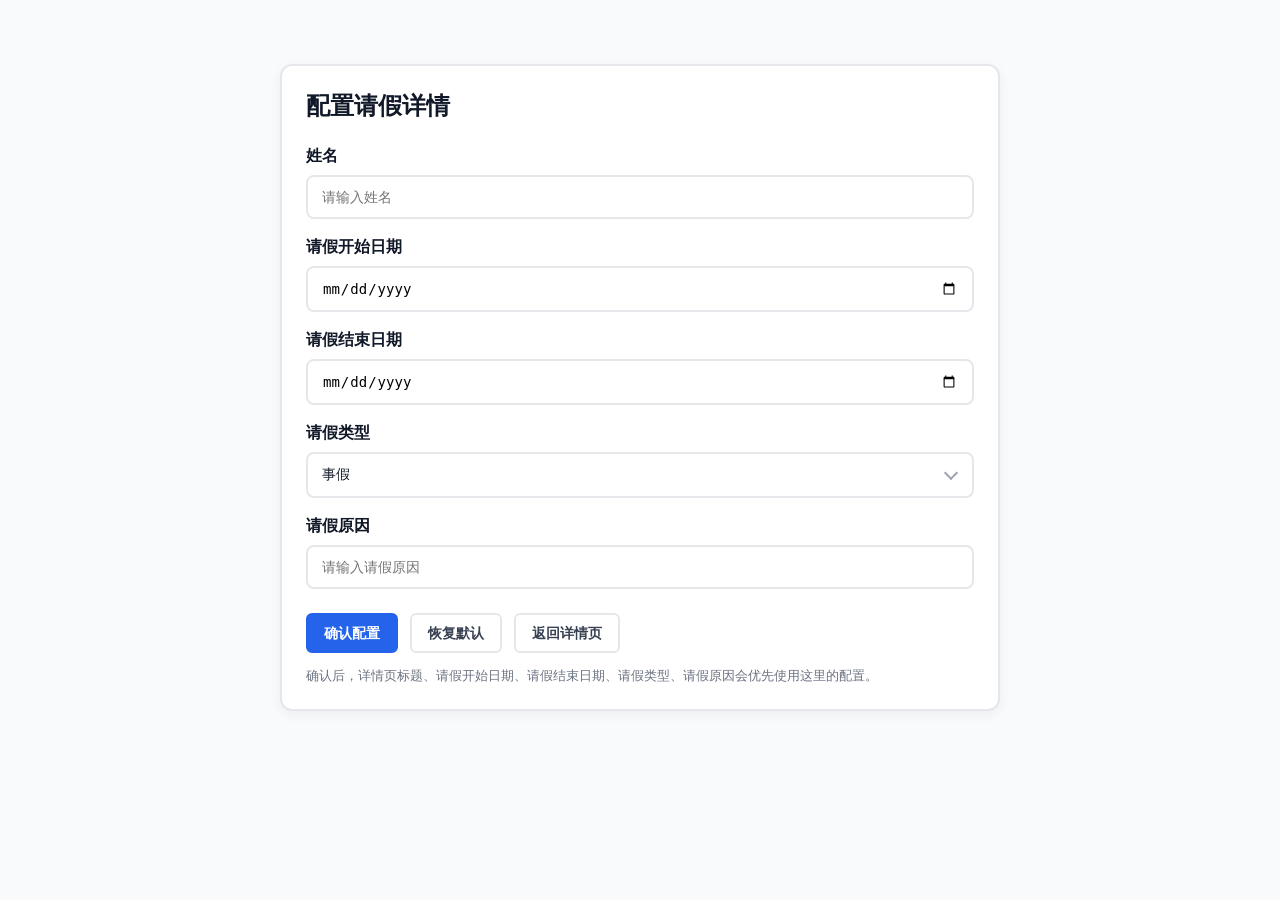
<file: index.html>
<!DOCTYPE html>
<html lang="zh-CN">
<head>
  <meta charset="UTF-8">
  <meta name="viewport" content="width=device-width, initial-scale=1.0, viewport-fit=cover">
  <title>配置请假详情</title>
  <link rel="icon" href="img/school-logo.webp" type="image/webp">
  <link rel="stylesheet" href="components/variables.css">
  <link rel="stylesheet" href="styles/fbtn.css">
  <style>
    body { margin:0; font-family:var(--font-family,-apple-system,BlinkMacSystemFont,"Segoe UI",sans-serif); background:var(--bg-secondary,#f9fafb); color:#111827; }
    .page { max-width:720px; margin:40px auto; padding:24px; }
    .card { background:#fff; border:2px solid var(--border-light,#e5e7eb); border-radius:12px; padding:24px; box-shadow:0 4px 12px rgba(0,0,0,.05); }
    h1 { margin:0 0 24px; font-size:24px; }
    .field { margin-bottom:18px; }
    .field label { display:block; margin-bottom:8px; font-weight:600; }
    .field input { width:100%; box-sizing:border-box; border:2px solid var(--border-light,#e5e7eb); border-radius:8px; padding:12px 14px; font-size:14px; background:#fff; }
    .actions { display:flex; gap:12px; flex-wrap:wrap; margin-top:24px; }
    .tips { margin-top:14px; color:#6b7280; font-size:13px; }
    /* 请假类型选择器 */
    .picker { display:flex; align-items:center; justify-content:space-between; width:100%; box-sizing:border-box; border:2px solid var(--border-light,#e5e7eb); border-radius:8px; padding:12px 14px; font-size:14px; background:#fff; color:#111827; cursor:pointer; user-select:none; -webkit-tap-highlight-color:transparent; }
    .picker:active { background:#fafafa; }
    .picker .chev { width:8px; height:8px; border-right:2px solid #9ca3af; border-bottom:2px solid #9ca3af; transform:rotate(45deg); margin:-4px 2px 0 0; }
    .sheet-mask { position:fixed; top:0; right:0; bottom:0; left:0; background:rgba(0,0,0,.35); display:flex; align-items:flex-end; z-index:999; opacity:0; pointer-events:none; transition:opacity .18s ease; }
    .sheet-mask.open { opacity:1; pointer-events:auto; }
    .sheet { width:100%; max-height:80vh; overflow-y:auto; background:#fff; border-radius:16px 16px 0 0; transform:translateY(100%); transition:transform .22s ease; padding-bottom:constant(safe-area-inset-bottom); padding-bottom:env(safe-area-inset-bottom,0px); }
    .sheet-mask.open .sheet { transform:translateY(0); }
    .sheet-item { padding:19px 16px; text-align:center; font-size:16px; color:#111827; border-bottom:1px solid #f0f0f0; cursor:pointer; }
    .sheet-item:active { background:#f7f7f7; }
    .sheet-item.active { color:#2563eb; font-weight:600; }
    .sheet-tools { background:#f2f3f5; padding:8px 0; }
    .sheet-cancel { padding:17px 16px; text-align:center; font-size:16px; color:#111827; background:#fff; border-radius:12px; cursor:pointer; }
  </style>
  <!-- 手机 / 微信内置浏览器适配补丁：置于页面自有样式之后，便于覆盖内联规则 -->
  <link rel="stylesheet" href="styles/wechat-mobile.css">
</head>
<body>
  <div class="page">
    <div class="card">
      <h1>配置请假详情</h1>
      <div class="field">
        <label for="name">姓名</label>
        <input id="name" type="text" placeholder="请输入姓名">
      </div>
      <div class="field">
        <label for="startDate">请假开始日期</label>
        <input id="startDate" type="date">
      </div>
      <div class="field">
        <label for="endDate">请假结束日期</label>
        <input id="endDate" type="date">
      </div>
      <div class="field">
        <label for="leaveType">请假类型</label>
        <div class="picker" id="leaveType" role="button" tabindex="0" aria-haspopup="listbox">
          <span id="leaveTypeText">事假</span>
          <i class="chev" aria-hidden="true"></i>
        </div>
      </div>
      <div class="field">
        <label for="reason">请假原因</label>
        <input id="reason" type="text" placeholder="请输入请假原因" maxlength="50">
      </div>
      <div class="actions">
        <button id="saveBtn" class="fbtn fbtn-primary" type="button">确认配置</button>
        <button id="resetBtn" class="fbtn fbtn-default" type="button">恢复默认</button>
        <button id="backBtn" class="fbtn fbtn-default" type="button">返回详情页</button>
      </div>
      <div class="tips">确认后，详情页标题、请假开始日期、请假结束日期、请假类型、请假原因会优先使用这里的配置。</div>
    </div>
  </div>

  <!-- 请假类型选择（底部弹层） -->
  <div class="sheet-mask" id="sheetMask" aria-hidden="true">
    <div class="sheet" role="listbox" aria-label="请假类型">
      <div id="typeList"></div>
      <div class="sheet-tools">
        <div class="sheet-cancel" id="sheetCancel" role="button">取消</div>
      </div>
    </div>
  </div>

  <script>
  (function () {
    const STORAGE_KEY = 'leave_detail_date_config';
    const LEAVE_TYPES = ['病假', '事假', '公假', '中餐晚餐外出', '使用手机或电脑', '留校外出'];
    const DEFAULT_TYPE = '事假';
    const nameInput = document.getElementById('name');
    const startInput = document.getElementById('startDate');
    const endInput = document.getElementById('endDate');
    const reasonInput = document.getElementById('reason');
    const typeField = document.getElementById('leaveType');
    const typeText = document.getElementById('leaveTypeText');
    const sheetMask = document.getElementById('sheetMask');
    const typeList = document.getElementById('typeList');
    let leaveType = DEFAULT_TYPE;

    function setType(value) {
      leaveType = LEAVE_TYPES.indexOf(value) >= 0 ? value : DEFAULT_TYPE;
      typeText.textContent = leaveType;
    }

    function renderTypes() {
      typeList.innerHTML = '';
      LEAVE_TYPES.forEach(function (t) {
        const row = document.createElement('div');
        row.className = 'sheet-item' + (t === leaveType ? ' active' : '');
        row.textContent = t;
        row.setAttribute('role', 'option');
        row.addEventListener('click', function () {
          setType(t);
          closeSheet();
        });
        typeList.appendChild(row);
      });
    }

    function openSheet() {
      renderTypes();
      sheetMask.classList.add('open');
      sheetMask.setAttribute('aria-hidden', 'false');
    }

    function closeSheet() {
      sheetMask.classList.remove('open');
      sheetMask.setAttribute('aria-hidden', 'true');
    }

    typeField.addEventListener('click', openSheet);
    typeField.addEventListener('keydown', function (e) {
      if (e.key === 'Enter' || e.key === ' ') { e.preventDefault(); openSheet(); }
    });
    document.getElementById('sheetCancel').addEventListener('click', closeSheet);
    sheetMask.addEventListener('click', function (e) {
      if (e.target === sheetMask) closeSheet();
    });

    function load() {
      try {
        const config = JSON.parse(localStorage.getItem(STORAGE_KEY) || '{}');
        if (config.name) nameInput.value = config.name;
        if (config.startDate) startInput.value = config.startDate;
        if (config.endDate) endInput.value = config.endDate;
        if (config.reason) reasonInput.value = config.reason;
        setType(config.leaveType);
      } catch (e) {}
    }
    document.getElementById('saveBtn').addEventListener('click', function () {
      try {
        localStorage.setItem(STORAGE_KEY, JSON.stringify({
          name: nameInput.value || '',
          startDate: startInput.value || '',
          endDate: endInput.value || '',
          leaveType: leaveType,
          reason: reasonInput.value || ''
        }));
      } catch (e) {}
      window.location.href = 'detail.html';
    });
    document.getElementById('resetBtn').addEventListener('click', function () {
      try { localStorage.removeItem(STORAGE_KEY); } catch (e) {}
      nameInput.value = '';
      startInput.value = '';
      endInput.value = '';
      reasonInput.value = '';
      setType(DEFAULT_TYPE);
    });
    document.getElementById('backBtn').addEventListener('click', function () {
      window.location.href = 'detail.html';
    });
    load();
  })();
  </script>
</body>
</html>
</file>
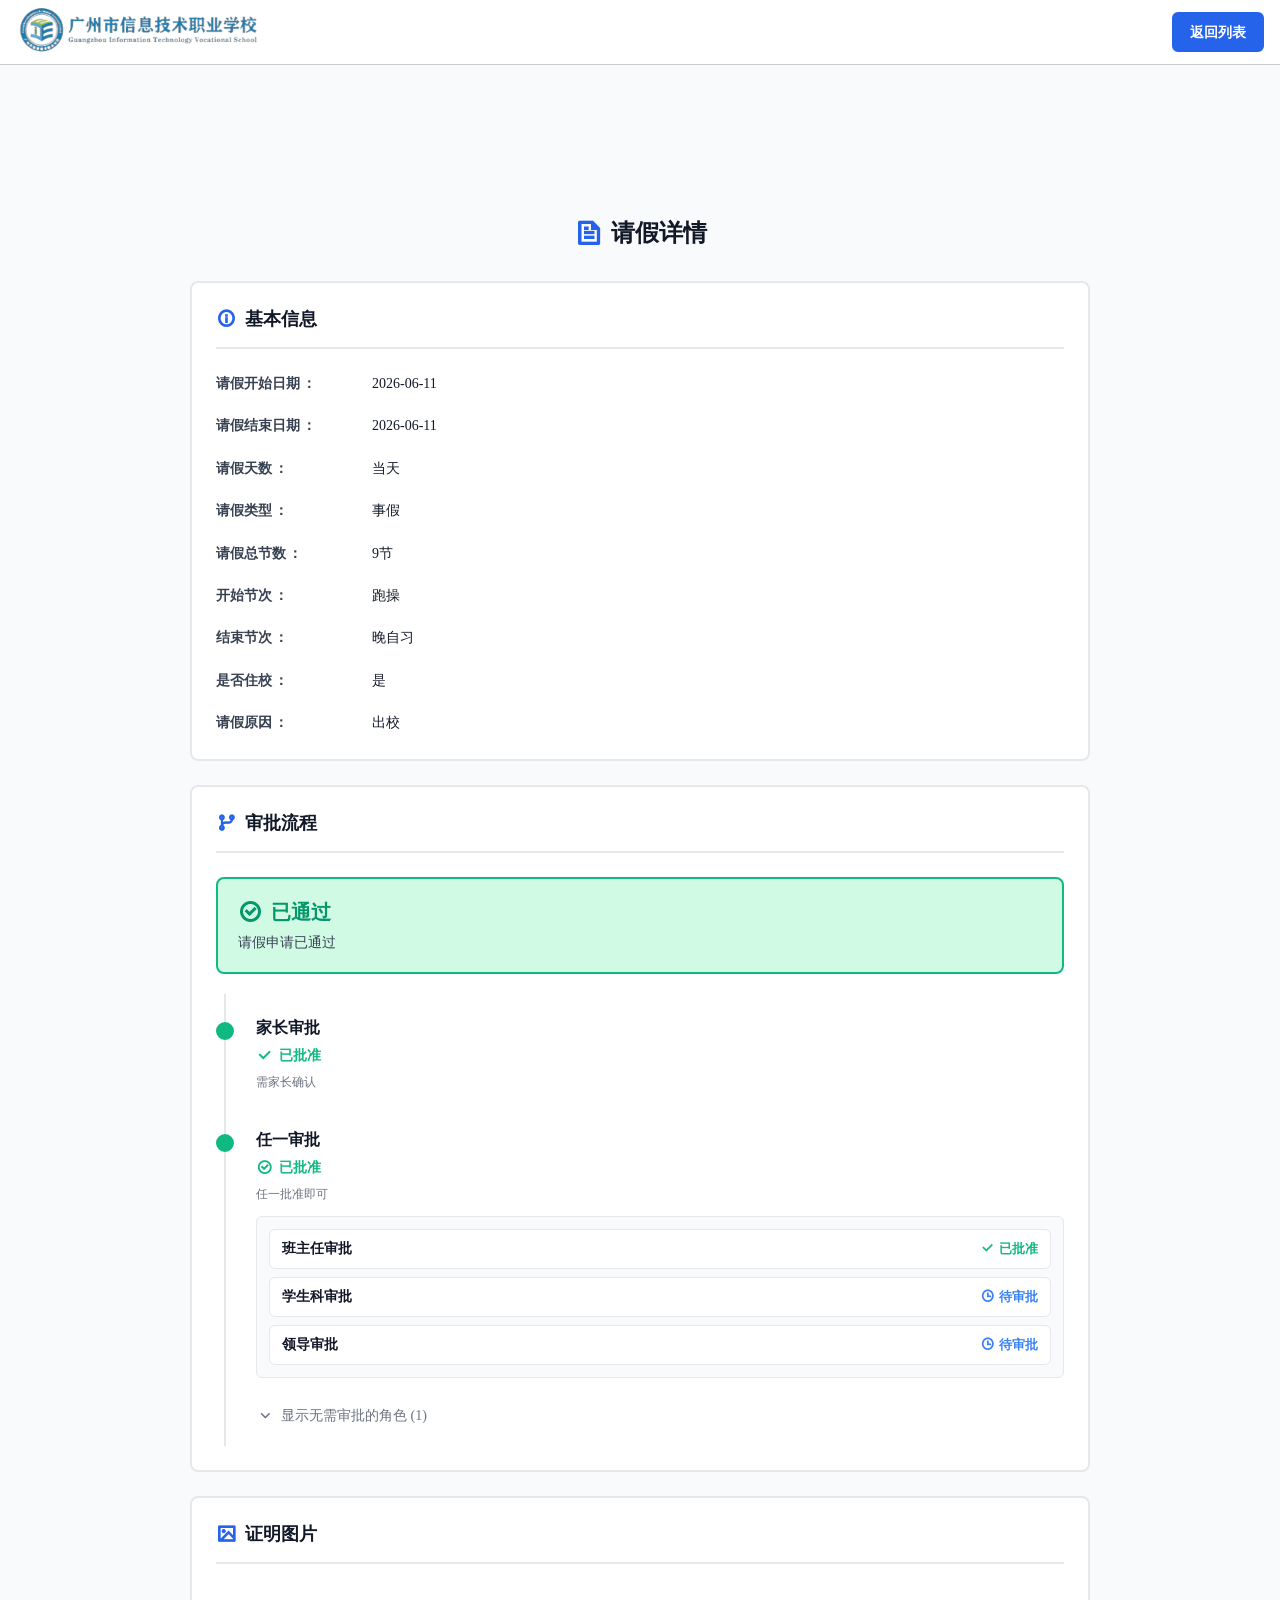
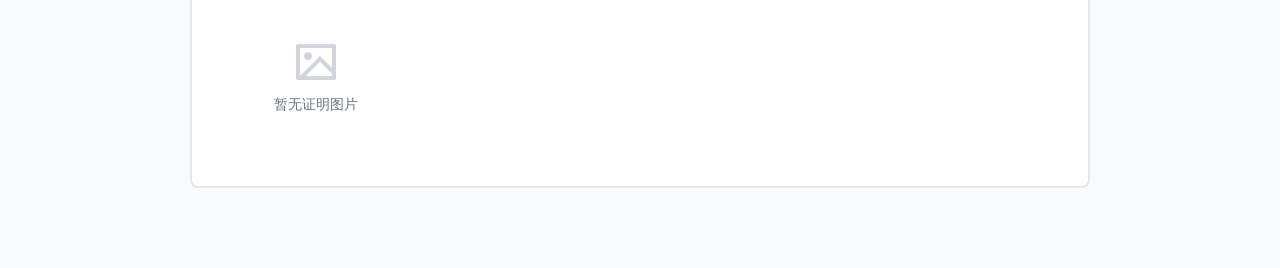
<file: detail.html>
<!DOCTYPE html>

<html lang="zh-CN">
<head>
<meta charset="utf-8"/>
<meta content="width=device-width, initial-scale=1.0, viewport-fit=cover" name="viewport"/>
<title>请假详情 - 郑思航</title>
<script src="components/image_preview.js"></script>
<script defer="" src="assets/js/alpinev3.js"></script>
<link href="img/school-logo.webp" rel="icon" type="image/png"/>
<link href="assets/icon/remixicon.css" rel="stylesheet"/>
<link href="user/student/styles/leave_detail.css" rel="stylesheet"/>
<link href="components/image_preview.css" rel="stylesheet"/>
<link href="styles/fbtn.css" rel="stylesheet"/>
<link href="styles/wechat-mobile.css" rel="stylesheet"/>
</head>
<body>
<div class="top-bar top-bar-main">
<div class="logo logo-container"><img class="logo-img" src="img/xxjs.webp"/></div>
<div class="top-bar-buttons top-bar-buttons-container">
<button class="fbtn fbtn-primary back-btn">返回列表</button>
</div>
</div>
<style>
    .top-bar-main {
        position: sticky;
        top: 0;
        z-index: 1000;
        display: flex;
        justify-content: space-between;
        align-items: center;
        padding: 0 16px;
        height: 64px;
        background-color: #ffffffff;
        border-bottom: 1px solid #ccc;
        margin-bottom: 10px;
    }

    .logo-container {
        flex-shrink: 0;
    }

    .logo-img {
        max-height: 48px;
        width: auto;
        object-fit: contain;
    }

    .top-bar-buttons-container {
        display: flex;
        gap: 10px;
    }

    @media (max-width: 768px) {
        .top-bar-main {
            padding: 0 12px;
        }

        .logo-img {
            max-height: 40px;
        }
    }

    /* View Transitions API 样式 */
    @view-transition {
        navigation: auto;
    }

    ::view-transition-old(root),
    ::view-transition-new(root) {
        animation-duration: 150ms;
        animation-timing-function: ease-out;
    }

    ::view-transition-old(root) {
        animation-name: view-fade-out;
    }

    ::view-transition-new(root) {
        animation-name: view-fade-in;
    }

    @keyframes view-fade-out {
        from {
            opacity: 1;
        }

        to {
            opacity: 0;
        }
    }

    @keyframes view-fade-in {
        from {
            opacity: 0;
        }

        to {
            opacity: 1;
        }
    }

    .top-bar {
        view-transition-name: top-bar;
    }

    ::view-transition-old(top-bar),
    ::view-transition-new(top-bar) {
        animation-duration: 0.2s;
        animation-timing-function: steps(2, end);
    }
</style>
<script>
    (function () {
        "use strict";
        if (!document.querySelector('meta[name="view-transition"]')) {
            const meta = document.createElement("meta");
            meta.name = "view-transition";
            meta.content = "same-origin";
            document.head.prepend(meta);
        }
    })();
</script>
<div class="detail-container">
<h1><i class="ri-file-text-line"></i>请假详情</h1>
<!-- 基本信息 -->
<div class="basic-info">
<h3><i class="ri-information-line" style="cursor:pointer;" onclick="window.location.href='index.html'" title="进入配置"></i>基本信息</h3>
<div class="info-grid">
<div class="info-label">请假开始日期</div>
<div class="info-value">2026-06-11</div>
<div class="info-label">请假结束日期</div>
<div class="info-value">2026-06-11</div>
<div class="info-label">请假天数</div>
<div class="info-value">当天</div>
<div class="info-label">请假类型</div>
<div class="info-value">事假</div>
<div class="info-label">请假总节数</div>
<div class="info-value">9节</div>
<div class="info-label">开始节次</div>
<div class="info-value">跑操</div>
<div class="info-label">结束节次</div>
<div class="info-value">晚自习</div>
<div class="info-label">是否住校</div>
<div class="info-value">是</div>
<div class="info-label">请假原因</div>
<div class="info-value">出校</div>
</div>
</div>
<!-- 审批流程 -->
<div class="timeline-container">
<h3><i class="ri-git-branch-line"></i>审批流程</h3>
<!-- Alpine.js 组件容器 -->
<div x-data="leaveDetail()" x-init="init()">
<!-- 状态卡片 -->
<div :class="statusCard.type" class="approval-status-card">
<div class="status-title">
<i :class="statusCard.icon"></i>
<span x-text="statusCard.title"></span>
</div>
<template x-if="statusCard.showProgress">
<div class="status-progress" x-text="statusCard.progress"></div>
</template>
<div class="status-detail" x-text="statusCard.detail"></div>
</div>
<!-- 时间轴 -->
<div class="timeline">
<!-- 需要审批的步骤 -->
<template :key="item.id" x-for="item in timelineItems">
<div :class="[item.status, item.isCurrent ? 'current' : '']" class="timeline-item">
<div class="timeline-role" x-text="item.role"></div>
<div :class="item.status" class="timeline-status" x-html="item.statusText"></div>
<div class="timeline-description" x-text="item.description"></div>
<!-- 任一审批组详情 -->
<template x-if="item.isGroup">
<div class="timeline-group-detail">
<template :key="sub.role" x-for="sub in item.groupItems">
<div :class="sub.status" class="timeline-group-item">
<div class="timeline-group-role" x-text="sub.role"></div>
<div :class="sub.status" class="timeline-group-status" x-html="sub.statusText"></div>
</div>
</template>
</div>
</template>
</div>
</template>
<!-- 折叠区域：无需审批的角色 -->
<template x-if="optionalItems.length &gt; 0">
<div>
<div @click="showOptional = !showOptional" class="timeline-fold-toggle">
<i :class="showOptional ? 'ri-arrow-up-s-line' : 'ri-arrow-down-s-line'"></i>
<span x-text="(showOptional ? '隐藏' : '显示') + '无需审批的角色 (' + optionalItems.length + ')'"></span>
</div>
<div class="timeline-optional-section" x-cloak="" x-show="showOptional" x-transition="">
<template :key="item.id" x-for="item in optionalItems">
<div :class="item.status" class="timeline-item">
<div class="timeline-role" x-text="item.role"></div>
<div :class="item.status" class="timeline-status" x-html="item.statusText"></div>
<div class="timeline-description" x-text="item.description"></div>
</div>
</template>
</div>
</div>
</template>
</div>
</div>
</div>
<!-- 证明图片 -->
<div class="images-container">
<h3><i class="ri-image-line"></i>证明图片</h3>
<div class="images-grid">
<div class="no-images">
<i class="ri-image-line"></i>
<span>暂无证明图片</span>
</div>
</div>
</div>
</div>
<!-- 将 PHP 数据注入到 JavaScript -->
<script>
        window.leaveDetailData = {"statusCard":{"type":"approved","icon":"ri-checkbox-circle-line","title":"已通过","showProgress":false,"progress":"","detail":"请假申请已通过"},"timelineItems":[{"id":"step-0","role":"家长审批","status":"approved","isCurrent":false,"statusIcon":"ri-check-line","statusText":"\u003Ci class=\u0022ri-check-line\u0022\u003E\u003C\/i\u003E 已批准","description":"需家长确认","isGroup":false,"groupItems":[]},{"id":"group-any_one","role":"任一审批","status":"approved","isCurrent":true,"statusIcon":"ri-checkbox-circle-line","statusText":"\u003Ci class=\u0022ri-checkbox-circle-line\u0022\u003E\u003C\/i\u003E 已批准","description":"任一批准即可","isGroup":true,"groupItems":[{"role":"班主任审批","status":"approved","isCurrent":false,"statusIcon":"ri-check-line","statusText":"\u003Ci class=\u0022ri-check-line\u0022\u003E\u003C\/i\u003E 已批准"},{"role":"学生科审批","status":"pending","isCurrent":true,"statusIcon":"ri-time-line","statusText":"\u003Ci class=\u0022ri-time-line\u0022\u003E\u003C\/i\u003E 待审批"},{"role":"领导审批","status":"pending","isCurrent":false,"statusIcon":"ri-time-line","statusText":"\u003Ci class=\u0022ri-time-line\u0022\u003E\u003C\/i\u003E 待审批"}]}],"optionalItems":[{"id":"optional-4","role":"校医审批","status":"no-need","isCurrent":false,"statusIcon":"ri-pause-circle-line","statusText":"\u003Ci class=\u0022ri-pause-circle-line\u0022\u003E\u003C\/i\u003E 无需审批","description":"需校医审核","isGroup":false,"groupItems":[]}]};

        function leaveDetail() {
            return {
                statusCard: {},
                timelineItems: [],
                optionalItems: [],
                showOptional: false,

                init() {
                    this.statusCard = window.leaveDetailData.statusCard;
                    this.timelineItems = window.leaveDetailData.timelineItems;
                    this.optionalItems = window.leaveDetailData.optionalItems;
                }
            };
        }
    </script>

<script>
(function () {
    const STORAGE_KEY = 'leave_detail_date_config';

    function getConfig() {
        try {
            return JSON.parse(localStorage.getItem(STORAGE_KEY) || '{}');
        } catch (e) {
            return {};
        }
    }

    function applyConfig() {
        const config = getConfig();
        if (!config.startDate && !config.endDate && !config.leaveType && !config.reason) return;

        const labels = Array.from(document.querySelectorAll('.info-label'));
        labels.forEach((labelEl) => {
            const label = (labelEl.textContent || '').trim();
            const valueEl = labelEl.nextElementSibling;
            if (!valueEl || !valueEl.classList.contains('info-value')) return;

            if (label === '请假开始日期' && config.startDate) {
                valueEl.textContent = config.startDate;
            }
            if (label === '请假结束日期' && config.endDate) {
                valueEl.textContent = config.endDate;
            }
            if (label === '请假类型' && config.leaveType) {
                valueEl.textContent = config.leaveType;
            }
            if (label === '请假原因' && config.reason) {
                valueEl.textContent = config.reason;
            }
        });
    }

    if (document.readyState === 'loading') {
        document.addEventListener('DOMContentLoaded', applyConfig);
    } else {
        applyConfig();
    }
})();
</script>

<script>
(function () {
  const STORAGE_KEY = 'leave_detail_date_config';
  function getConfig() {
    try { return JSON.parse(localStorage.getItem(STORAGE_KEY) || '{}'); } catch (e) { return {}; }
  }
  function applyConfig() {
    const config = getConfig();
    const labels = Array.from(document.querySelectorAll('.info-label'));
    labels.forEach((labelEl) => {
      const label = (labelEl.textContent || '').trim();
      const valueEl = labelEl.nextElementSibling;
      if (!valueEl || !valueEl.classList.contains('info-value')) return;
      if (label === '请假开始日期' && config.startDate) valueEl.textContent = config.startDate;
      if (label === '请假结束日期' && config.endDate) valueEl.textContent = config.endDate;
    });
    const name = (config.name || '').trim() || '郑思航';
    document.title = '请假详情 - ' + name;
  }
  if (document.readyState === 'loading') document.addEventListener('DOMContentLoaded', applyConfig); else applyConfig();
})();
</script>
</body>
</html>
</file>
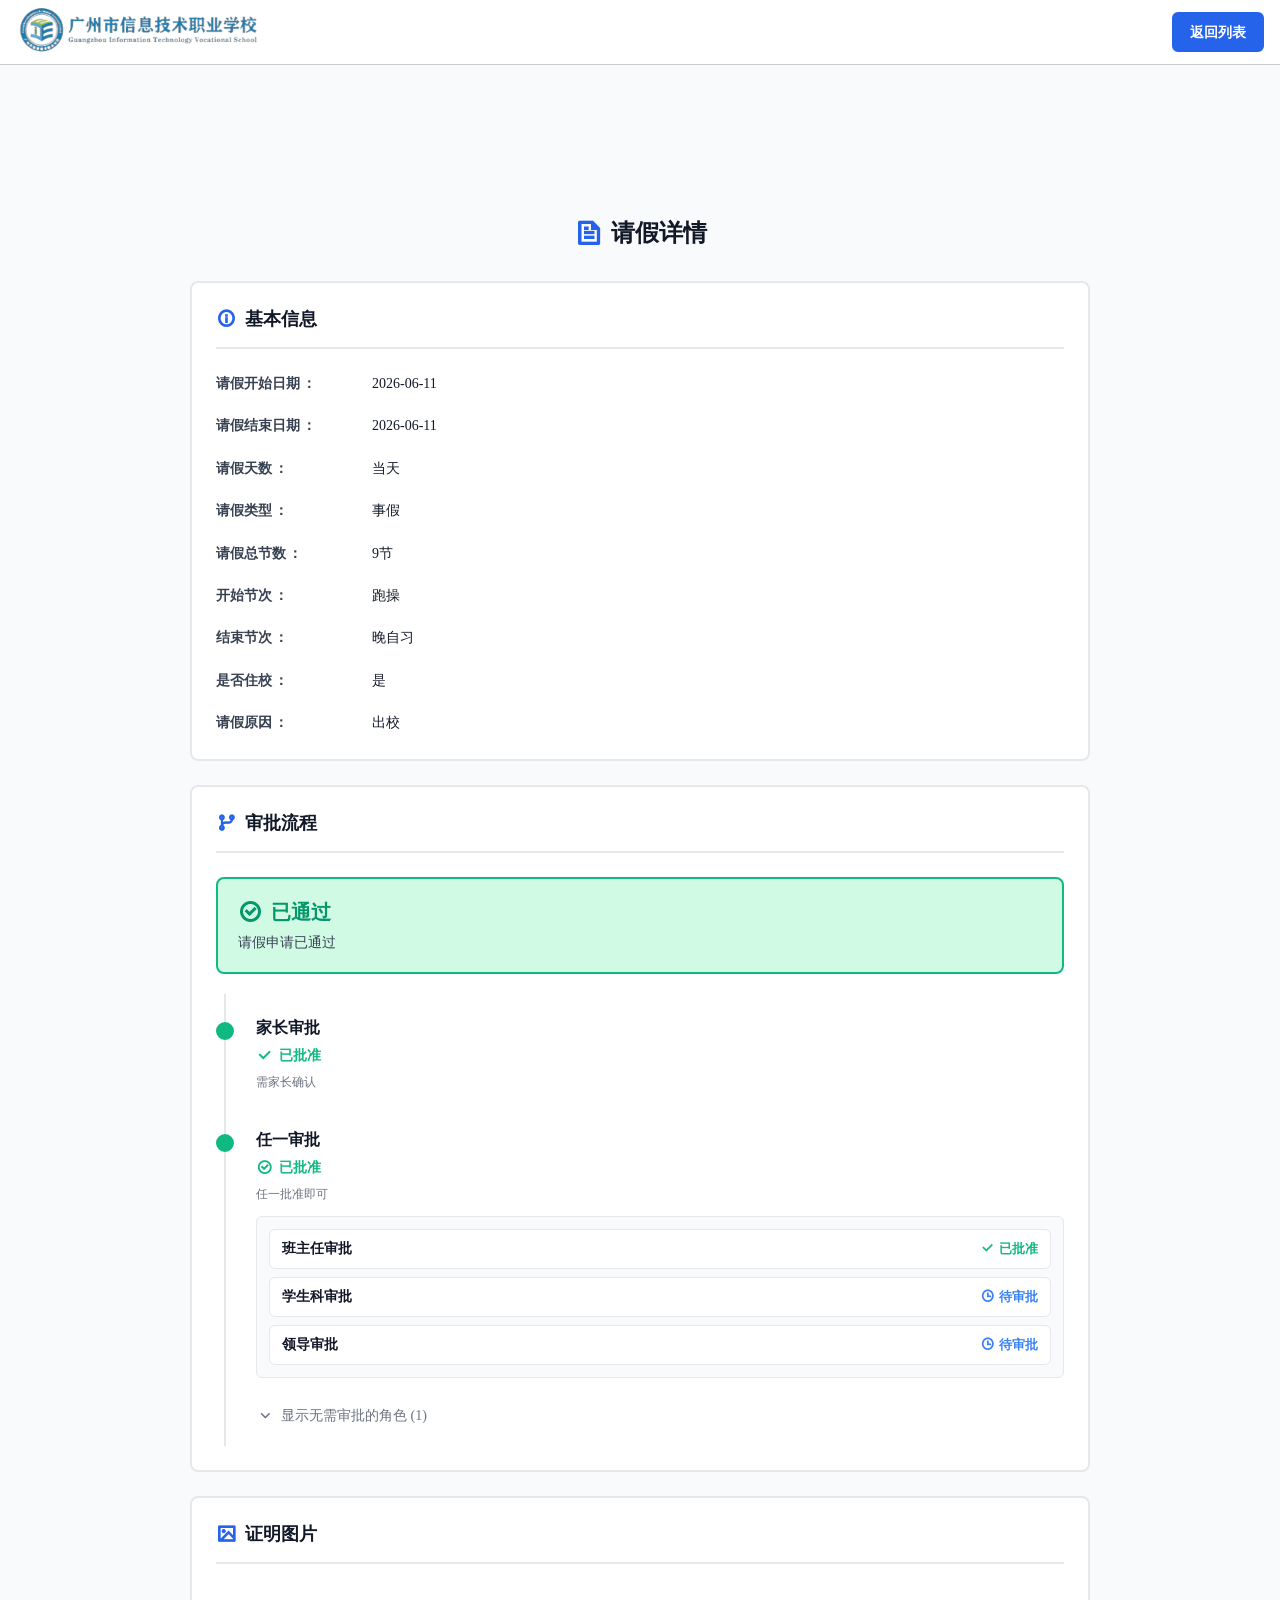
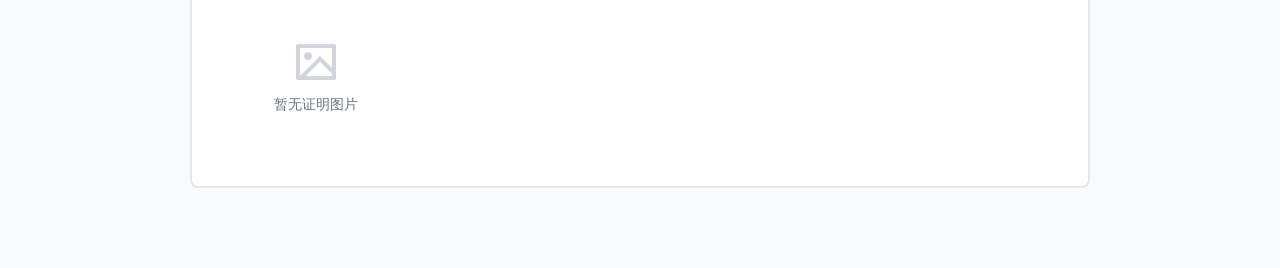
<file: 详情页面.html>
<!DOCTYPE html>
<html lang="zh-CN">
<head>
<meta charset="UTF-8">
<meta content="width=device-width, initial-scale=1.0, viewport-fit=cover" name="viewport"/>
<title>请假详情</title>
<!-- 兼容原站链接名「详情页面.html」：实际页面为 detail.html（ASCII 文件名，规避安卓解压/编码问题） -->
<meta http-equiv="refresh" content="0; url=detail.html"/>
<script>location.replace('detail.html');</script>
<link href="styles/fbtn.css" rel="stylesheet"/>
</head>
<body style="margin:0;padding:24px;font:14px/1.6 -apple-system,BlinkMacSystemFont,'Segoe UI',sans-serif;color:#374151;background:#f9fafb">
<p>正在打开请假详情…</p>
<p><a class="fbtn fbtn-primary" href="detail.html">继续</a></p>
</body>
</html>
</file>
<file: components/variables.css>
:root {
  --primary: #2563eb;
  --primary-light: #3b82f6;
  --primary-lighter: #dbeafe;
  --success: #10b981;
  --success-light: #d1fae5;
  --warning: #f59e0b;
  --warning-light: #fef3c7;
  --danger: #ef4444;
  --danger-light: #fee2e2;
  --info: #6b7280;
  --info-light: #f3f4f6;

  --border-light: #e5e7eb;
  --border-medium: #d1d5db;
  --border-dark: #9ca3af;
  --bg-primary: #ffffff;
  --bg-secondary: #f9fafb;
  --bg-tertiary: #f3f4f6;

  --radius-sm: 6px;
  --radius-md: 8px;
  --radius-lg: 12px;

  --font-family: -apple-system, BlinkMacSystemFont, "Segoe UI", Roboto,
    "Helvetica Neue", Arial, sans-serif;
  --font-size-xs: 12px;
  --font-size-sm: 14px;
  --font-size-base: 16px;
  --font-size-lg: 18px;

  --spacing-xs: 4px;
  --spacing-sm: 8px;
  --spacing-md: 16px;
  --spacing-lg: 24px;
  --spacing-xl: 32px;

  /* 侧边栏特定变量 */
  --menu-width: 260px;
  --menu-width-collapsed: 44px;
  --menu-bg: var(--bg-primary);
  --menu-text: #111827;
  --menu-text-secondary: #374151;
  --menu-border: var(--border-light);
  --menu-hover-bg: var(--bg-secondary);
  --menu-accent: var(--primary);
  --menu-accent-bg: var(--primary-lighter);
  --menu-shadow: 0 4px 6px -1px rgba(0, 0, 0, 0.1), 0 2px 4px -1px rgba(0, 0, 0, 0.06);

  /* 图片预览特定变量 */
  --bg-overlay: rgba(17, 24, 39, 0.95);
  --bg-control: rgba(31, 41, 55, 0.9);
  --bg-button: rgba(55, 65, 81, 0.8);
  --bg-button-hover: rgba(75, 85, 101, 0.9);
  --border-overlay: rgba(156, 163, 175, 0.3);
  --border-overlay-hover: rgba(156, 163, 175, 0.5);
  --radius-full: 50px;
  --shadow-sm: 0 1px 2px 0 rgba(0, 0, 0, 0.05);
  --shadow-md: 0 4px 6px -1px rgba(0, 0, 0, 0.1);
  --shadow-lg: 0 10px 15px -3px rgba(0, 0, 0, 0.1);

  /* 模态框特定变量 */
  --modal-overlay: rgba(17, 24, 39, 0.5);
}
</file>
<file: styles/fbtn.css>
:root {
	/* 对齐 paginated_table.css 中的配色与半径体系 */
	--fbtn-font-family: var(
		--font-family,
		-apple-system,
		BlinkMacSystemFont,
		"Segoe UI",
		Roboto,
		"Helvetica Neue",
		Arial,
		sans-serif
	);
	--fbtn-font-weight: 600;
	--fbtn-radius: var(--radius-sm, 6px);
	--fbtn-radius-pill: 999px;
	--fbtn-radius-circle: 50%;
	--fbtn-focus-ring: 0 0 0 3px var(--md-focus, rgba(25, 118, 210, 0.35));
	--fbtn-gap: 0.5em;

	--fbtn-h: 40px;
	--fbtn-px: 16px;
	--fbtn-fs: 14px;

	--fbtn-primary: var(--primary, #2563eb);
	--fbtn-primary-600: var(--primary-light, #3b82f6);
	--fbtn-primary-700: var(--primary-light, #3b82f6);
	--fbtn-secondary: var(--info, #6b7280);
	--fbtn-secondary-600: var(--info, #6b7280);
	--fbtn-success: var(--success, #10b981);
	--fbtn-success-600: #059669;
	--fbtn-warning: var(--warning, #f59e0b);
	--fbtn-warning-600: #d98206;
	--fbtn-danger: var(--danger, #ef4444);
	--fbtn-danger-600: #dc2626;
	--fbtn-info: var(--info, #6b7280);
	--fbtn-info-600: #4b5563;
	--fbtn-light: var(--bg-secondary, #f3f4f6);
	--fbtn-dark: #111827;
	--fbtn-white: #fff;
	--fbtn-text: #374151; /* 与 fbtn 文本色一致 */
	--fbtn-border: var(--border-light, #e5e7eb);
}

.fbtn {
	-webkit-appearance: none;
	appearance: none;
	display: inline-flex;
	align-items: center;
	justify-content: center;
	gap: var(--fbtn-gap);
	height: var(--fbtn-h);
	padding: 0 var(--fbtn-px);
	font: var(--fbtn-font-weight) var(--fbtn-fs) / 1 var(--fbtn-font-family);
	color: var(--fbtn-text);
	background: var(--bg-primary, #ffffff);
	/* 显式边框：与 toolbar 扁平风格一致且始终可见 */
	border-width: 2px;
	border-style: solid;
	border-color: var(--fbtn-border, #e5e7eb);
	border-radius: var(--fbtn-radius);
	cursor: pointer;
	user-select: none;
	vertical-align: middle;
	transition: all 0.15s ease;
	text-decoration: none;
	white-space: nowrap;
	min-width: 64px; /* 与 action 按钮一致的最小宽度 */
	box-sizing: border-box; /* 避免边框导致布局抖动 */
}
.fbtn:hover {
	background: var(--bg-secondary, #f9fafb);
	border-color: var(--border-medium, #d1d5db);
	box-shadow: none; /* 与 toolbar 扁平化一致 */
}
.fbtn:active {
	transform: translateY(1px);
}
.fbtn:focus-visible {
	outline: none;
	box-shadow: var(--fbtn-focus-ring);
}
.fbtn[disabled],
.fbtn[aria-disabled="true"] {
	opacity: 1;
	color: #9ca3af;
	cursor: not-allowed;
	box-shadow: none;
	background: var(--bg-tertiary, #f3f4f6);
	border-color: var(--border-light, #e5e7eb);
}

/* 实心主题按钮，贴合 toolbar 风格 */
.fbtn-primary {
	background: var(--fbtn-primary);
	color: var(--fbtn-white);
	border-color: var(--fbtn-primary);
	/* 避免主题按钮把边框去掉的全局覆盖 */
	border-style: solid;
	border-width: 2px;
}
.fbtn-primary:hover {
	background: var(--fbtn-primary-600);
	border-color: var(--fbtn-primary-600);
}
.fbtn-secondary {
	background: var(--fbtn-secondary);
	color: var(--fbtn-white);
	border-color: var(--fbtn-secondary);
}
.fbtn-secondary:hover {
	background: var(--fbtn-secondary-600);
	border-color: var(--fbtn-secondary-600);
}
.fbtn-success {
	background: var(--fbtn-success);
	color: var(--fbtn-white);
	border-color: var(--fbtn-success);
}
.fbtn-success:hover {
	background: var(--fbtn-success-600);
	border-color: var(--fbtn-success-600);
}
.fbtn-warning {
	background: var(--fbtn-warning);
	color: #111827;
	border-color: var(--fbtn-warning);
}
.fbtn-warning:hover {
	background: var(--fbtn-warning-600);
	color: #111827;
	border-color: var(--fbtn-warning-600);
}
.fbtn-danger {
	background: var(--fbtn-danger);
	color: var(--fbtn-white);
	border-color: var(--fbtn-danger);
}
.fbtn-danger:hover {
	background: var(--fbtn-danger-600);
	border-color: var(--fbtn-danger-600);
}
.fbtn-info {
	background: var(--fbtn-info);
	color: var(--fbtn-white);
	border-color: var(--fbtn-info);
}
.fbtn-info:hover {
	background: var(--fbtn-info-600);
	border-color: var(--fbtn-info-600);
}
.fbtn-light {
	background: var(--fbtn-light);
	color: #374151;
	border-color: var(--fbtn-border);
	border-width: 2px;
	border-style: solid;
}
.fbtn-outline {
	background: transparent;
	color: var(--fbtn-primary);
	border-color: var(--fbtn-primary);
	border-width: 2px;
	border-style: solid;
}
.fbtn-outline:hover {
	background: rgba(37, 99, 235, 0.08);
	border-color: var(--fbtn-primary-600);
	color: var(--fbtn-primary-600);
}
.fbtn-dark {
	background: var(--fbtn-dark);
	color: var(--fbtn-white);
	border-color: var(--fbtn-dark);
	border-width: 2px;
	border-style: solid;
}

/* 幽灵按钮：默认无视觉边框（透明边框以保持布局），悬停出现浅底色 */
.fbtn-ghost {
	background: transparent;
	/* 保留2px边框宽度但颜色透明，避免尺寸跳变 */
	border-width: 2px;
	border-style: solid;
	color: var(--fbtn-text);
	border-color: var(--border-light, #e5e7eb);
}
.fbtn-ghost:hover {
	background: var(--bg-secondary, #f9fafb);
}

.fbtn[aria-busy="true"] {
	position: relative;
	pointer-events: none;
}
.fbtn__spinner {
	display: inline-block;
	font-size: 1.1em;
	line-height: 0;
	animation: fbtn-spin 1s linear infinite;
}
@keyframes fbtn-spin {
	to {
		transform: rotate(360deg);
	}
}

.fbtn__icon--left {
	margin-right: 0.35em;
}
.fbtn__icon--right {
	margin-left: 0.35em;
}

.fbtn-group {
	display: inline-flex;
	vertical-align: middle;
}
.fbtn-group .fbtn {
	border-radius: 0;
}
.fbtn-group .fbtn:first-child {
	border-top-left-radius: var(--fbtn-radius);
	border-bottom-left-radius: var(--fbtn-radius);
}
.fbtn-group .fbtn:last-child {
	border-top-right-radius: var(--fbtn-radius);
	border-bottom-right-radius: var(--fbtn-radius);
}
/* 组内相邻按钮边界对齐到 2px 边框（若外层存在全局 button 样式覆盖，确保分隔线不消失） */
.fbtn-group .fbtn + .fbtn {
	margin-left: -2px;
	border-left-width: 2px;
}

@media (forced-colors: active) {
	.fbtn {
		border: 2px solid currentColor;
	}
}

@media (max-width: 480px) {
	.fbtn {
		--fbtn-h: 36px;
		--fbtn-px: 12px;
		--fbtn-fs: 13px;
	}
}

a.fbtn {
	text-decoration: none;
}
</file>
<file: styles/wechat-mobile.css>
/* ============================================================
   微信内置浏览器 / 手机端适配补丁（wechat-mobile.css）
   ------------------------------------------------------------
   原则：桌面端与 Android 端保持与原站像素级一致，
   只有"真机上会出问题"的地方才动手。

     1. iOS / WKWebView（含微信 iOS）：输入框字号 < 16px 时，
        聚焦会强制放大整个页面 —— 这是唯一影响布局的改动，
        且只在 iOS 生效（@supports -webkit-touch-callout）。
     2. 微信「我 - 设置 - 通用 - 字体大小」会放大网页字号，
        用 text-size-adjust 固定。
     3. iPhone 刘海屏 / 底部手势条的安全区。
     4. 微信内点击出现灰色高亮、长按弹出系统菜单。
   ============================================================ */

html {
	-webkit-text-size-adjust: 100%;
	-moz-text-size-adjust: 100%;
	text-size-adjust: 100%;
	/* 微信下拉回弹时露出的底色，与原站 body 背景一致 */
	background-color: var(--bg-secondary, #f9fafb);
}

body {
	-webkit-tap-highlight-color: transparent;
	-webkit-touch-callout: none;
	overscroll-behavior-y: contain;
}

.fbtn,
button {
	touch-action: manipulation;
}

@media (max-width: 768px) {
	/* 触摸热区：原样式高度已接近 44px，这里只做兜底，正常不改变视觉 */
	input[type="text"],
	input[type="date"],
	input[type="tel"],
	input[type="number"],
	input[type="search"],
	textarea,
	select {
		min-height: 44px;
	}

	/* 底部安全区（手势条）；constant() 兼容 iOS 11 早期版本 */
	body {
		padding-bottom: constant(safe-area-inset-bottom);
		padding-bottom: env(safe-area-inset-bottom, 0px);
	}

	/* 详情页吸顶栏：横屏刘海避免压住 logo 和按钮 */
	.top-bar-main {
		padding-left: max(12px, env(safe-area-inset-left, 0px)) !important;
		padding-right: max(12px, env(safe-area-inset-right, 0px)) !important;
	}
}

/* ------------------------------------------------------------------
   仅 iOS（Safari / WKWebView / 微信 iOS）：防止输入框聚焦自动放大
   判定条件 -webkit-touch-callout 只在 WebKit for iOS 上为真，
   Android 微信（X5）与桌面浏览器不会命中，因此不影响原版观感。
   ------------------------------------------------------------------ */
@supports (-webkit-touch-callout: none) {
	@media (max-width: 768px) {
		input[type="text"],
		input[type="date"],
		input[type="tel"],
		input[type="number"],
		input[type="search"],
		input[type="password"],
		textarea,
		select {
			font-size: 16px;
		}

		/* iOS 的 date 控件默认居中显示 */
		input[type="date"] {
			text-align: left;
		}
	}
}

/* 极窄屏（<= 360px，如 iPhone SE 第一代）收一下配置页留白 */
@media (max-width: 360px) {
	.page {
		margin: 16px auto;
		padding: 16px;
	}

	.card {
		padding: 16px;
	}
}
</file>
<file: user/student/styles/leave_detail.css>
/* 扁平化设计规范 - 请假详情页面样式 */
@import "../../../components/variables.css";

:root {
	/* 页面特定变量 - 扩展全局变量 */
	--text-primary: var(--menu-text, #111827);
	--text-secondary: var(--menu-text-secondary, #374151);
	--text-muted: var(--info, #6b7280);

	/* 审批状态颜色 */
	--status-approved: var(--success, #10b981);
	--status-approved-bg: var(--success-light, #ecfdf5);
	--status-approved-text: #059669;
	--status-rejected: var(--danger, #ef4444);
	--status-rejected-bg: var(--danger-light, #fef2f2);
	--status-rejected-text: #dc2626;
	/* 待审批使用蓝色主题（与原设计一致） */
	--status-pending: var(--primary-light, #3b82f6);
	--status-pending-bg: #eff6ff;
	--status-pending-text: #1d4ed8;
}

/* ========== 基础样式 ========== */
body {
	min-height: 100vh;
	color: var(--text-primary);
	background-color: var(--bg-secondary);
	-webkit-font-smoothing: antialiased;
	margin: 0;
	padding: 0;
}

/* Alpine.js cloak */
[x-cloak] {
	display: none !important;
}

/* ========== 主容器 ========== */
.detail-container {
	max-width: 900px;
	margin: 120px auto 48px;
	padding: 32px;
}

.detail-container h1 {
	margin: 0 0 32px 0;
	font-size: 24px;
	font-weight: 700;
	color: var(--text-primary);
	text-align: center;
	display: flex;
	align-items: center;
	justify-content: center;
	gap: 8px;
}

.detail-container h1 i {
	font-size: 28px;
	color: var(--primary);
}

/* ========== 卡片容器通用样式 ========== */
.basic-info,
.timeline-container,
.images-container {
	background-color: var(--bg-primary);
	border: 2px solid var(--border-light);
	border-radius: var(--radius-md);
	padding: var(--spacing-lg);
	margin-bottom: var(--spacing-lg);
}

.basic-info:last-child,
.timeline-container:last-child,
.images-container:last-child {
	margin-bottom: 0;
}

/* ========== 章节标题 ========== */
.basic-info h3,
.timeline-container h3,
.images-container h3 {
	margin: 0 0 24px 0;
	font-size: 18px;
	font-weight: 700;
	color: var(--text-primary);
	display: flex;
	align-items: center;
	gap: 8px;
	padding-bottom: var(--spacing-md);
	border-bottom: 2px solid var(--border-light);
}

.basic-info h3 i,
.timeline-container h3 i,
.images-container h3 i {
	font-size: 20px;
	color: var(--primary);
}

/* ========== 基本信息网格 ========== */
.info-grid {
	display: grid;
	grid-template-columns: 140px 1fr;
	gap: 16px;
	row-gap: 20px;
}

.info-label {
	font-size: 14px;
	font-weight: 600;
	color: var(--text-secondary);
	display: flex;
	align-items: flex-start;
	padding-top: 2px;
}

.info-label::after {
	content: "：";
	margin-left: 2px;
}

.info-value {
	font-size: 14px;
	color: var(--text-primary);
	line-height: 1.6;
	word-break: break-word;
}

/* ========== 审批流程时间轴 ========== */

/* 状态卡片 */
.approval-status-card {
	padding: 20px;
	border-radius: var(--radius-md);
	margin-bottom: 20px;
}

.approval-status-card.pending {
	background-color: var(--status-pending-bg);
	border: 2px solid var(--status-pending);
}

.approval-status-card.approved {
	background-color: var(--status-approved-bg);
	border: 2px solid var(--status-approved);
}

.approval-status-card.rejected {
	background-color: var(--status-rejected-bg);
	border: 2px solid var(--status-rejected);
}

.approval-status-card .status-title {
	font-size: 20px;
	font-weight: 700;
	display: flex;
	align-items: center;
	gap: 8px;
	margin-bottom: 8px;
}

.approval-status-card.pending .status-title {
	color: var(--status-pending-text);
}

.approval-status-card.approved .status-title {
	color: var(--status-approved-text);
}

.approval-status-card.rejected .status-title {
	color: var(--status-rejected-text);
}

.approval-status-card .status-title i {
	font-size: 24px;
}

.approval-status-card .status-progress {
	font-size: 14px;
	color: var(--text-muted);
	margin-bottom: 4px;
}

.approval-status-card .status-detail {
	font-size: 14px;
	color: var(--text-secondary);
}

/* 折叠按钮 */
.timeline-fold-toggle {
	display: flex;
	align-items: center;
	padding: 12px 16px 12px 40px;
	color: var(--text-muted);
	cursor: pointer;
	font-size: 14px;
	transition: color 0.2s;
}

.timeline-fold-toggle:hover {
	color: var(--text-secondary);
}

.timeline-fold-toggle i {
	font-size: 18px;
	margin-right: 6px;
	transition: transform 0.2s;
}

/* 折叠区域 */
.timeline-optional-section {
	animation: fadeIn 0.2s ease-in-out;
}

/* 任一审批组详情容器 */
.timeline-group-detail {
	margin: 12px 0 0 0;
	padding: 12px;
	background-color: var(--bg-secondary);
	border-radius: var(--radius-sm);
	border: 1px solid var(--border-light);
}

/* 组内节点样式 */
.timeline-group-item {
	display: flex;
	align-items: center;
	justify-content: space-between;
	padding: 10px 12px;
	margin-bottom: 8px;
	background-color: var(--bg-primary);
	border-radius: var(--radius-sm);
	border: 1px solid var(--border-light);
}

.timeline-group-item:last-child {
	margin-bottom: 0;
}

.timeline-group-role {
	font-size: 14px;
	font-weight: 600;
	color: var(--text-primary);
}

.timeline-group-status {
	font-size: 13px;
	font-weight: 600;
	display: flex;
	align-items: center;
	gap: 4px;
}

.timeline-group-status.approved {
	color: var(--status-approved);
}

.timeline-group-status.rejected {
	color: var(--status-rejected);
}

.timeline-group-status.pending {
	color: var(--status-pending);
}

.timeline-group-status.no-need {
	color: var(--text-muted);
}

.timeline-group-status i {
	font-size: 14px;
}

@keyframes fadeIn {
	from {
		opacity: 0;
	}
	to {
		opacity: 1;
	}
}

.timeline {
	position: relative;
	padding: 8px 0;
}

/* 时间轴中心线 */
.timeline::before {
	content: "";
	position: absolute;
	left: 8px;
	top: 0;
	bottom: 0;
	width: 2px;
	background-color: var(--border-light);
}

.timeline-item {
	position: relative;
	padding: 16px 0 16px 40px;
	min-height: 80px;
}

/* 时间轴节点圆点 */
.timeline-item::before {
	content: "";
	position: absolute;
	left: 0;
	top: 20px;
	width: 18px;
	height: 18px;
	border-radius: 50%;
	border: 4px solid var(--bg-primary);
	box-sizing: border-box;
}

/* 节点连接线 */
.timeline-item::after {
	content: "";
	position: absolute;
	left: 8px;
	top: 38px;
	width: 2px;
	height: calc(100% - 38px);
	background-color: var(--border-light);
}

/* 最后一项不显示连接线 */
.timeline-item:last-child::after {
	display: none;
}

/* 状态颜色 - 已批准 */
.timeline-item.approved::before {
	background-color: var(--status-approved);
	border-color: var(--status-approved);
}

/* 状态颜色 - 已拒绝 */
.timeline-item.rejected::before {
	background-color: var(--status-rejected);
	border-color: var(--status-rejected);
}

/* 状态颜色 - 待审批 */
.timeline-item.pending::before {
	background-color: var(--status-pending);
	border-color: var(--status-pending);
}

/* 状态颜色 - 无需审批 */
.timeline-item.no-need::before {
	background-color: var(--border-medium);
	border-color: var(--border-medium);
}

.timeline-role {
	font-size: 16px;
	font-weight: 700;
	color: var(--text-primary);
	margin: 0 0 8px 0;
}

.timeline-status {
	font-size: 14px;
	font-weight: 600;
	margin: 0 0 8px 0;
	display: flex;
	align-items: center;
	gap: 6px;
}

.timeline-status.approved {
	color: var(--status-approved);
}

.timeline-status.rejected {
	color: var(--status-rejected);
}

.timeline-status.pending {
	color: var(--status-pending);
}

.timeline-status.no-need {
	color: var(--text-muted);
}

.timeline-status i {
	font-size: 16px;
}

.timeline-description {
	font-size: 12px;
	color: var(--text-muted);
	line-height: 1.6;
	margin: 0;
}

/* ========== 图片网格 ========== */
.images-grid {
	display: grid;
	grid-template-columns: repeat(auto-fill, minmax(160px, 1fr));
	gap: var(--spacing-md);
}

.image-item {
	position: relative;
	border-radius: var(--radius-sm);
	overflow: hidden;
	border: 2px solid var(--border-light);
	background-color: var(--bg-secondary);
	cursor: pointer;
}

.image-item:hover {
	border-color: var(--primary);
}

.image-item img {
	width: 100%;
	height: 180px;
	object-fit: cover;
	display: block;
}

.no-images {
	text-align: center;
	padding: 48px 0;
	color: var(--text-muted);
	font-size: 14px;
	display: flex;
	flex-direction: column;
	align-items: center;
	gap: 8px;
}

.no-images i {
	font-size: 48px;
	color: var(--border-medium);
}

/* ========== 响应式设计 ========== */
@media (max-width: 768px) {
	.detail-container {
		margin: 20px 16px 32px;
		padding: 0;
	}

	.detail-container h1 {
		font-size: 20px;
		margin-bottom: 24px;
	}

	.detail-container h1 i {
		font-size: 24px;
	}

	.basic-info,
	.timeline-container,
	.images-container {
		padding: 16px;
		margin-bottom: 16px;
	}

	.basic-info h3,
	.timeline-container h3,
	.images-container h3 {
		font-size: 16px;
		margin-bottom: 16px;
		padding-bottom: 12px;
	}

	.basic-info h3 i,
	.timeline-container h3 i,
	.images-container h3 i {
		font-size: 18px;
	}

	.info-grid {
		grid-template-columns: 100px 1fr;
		gap: 12px;
		row-gap: 16px;
	}

	.info-label {
		font-size: 13px;
	}

	.info-value {
		font-size: 13px;
	}

	.timeline {
		padding: 8px 0;
	}

	.timeline::before {
		left: 6px;
	}

	.timeline-item {
		padding: 12px 0 12px 32px;
		min-height: 68px;
	}

	.timeline-item::before {
		left: 0;
		top: 16px;
		width: 14px;
		height: 14px;
		border-width: 3px;
	}

	.timeline-item::after {
		left: 6px;
		top: 30px;
		height: calc(100% - 30px);
	}

	.timeline-role {
		font-size: 15px;
	}

	.timeline-status {
		font-size: 13px;
	}

	.timeline-description {
		font-size: 12px;
	}

	.images-grid {
		grid-template-columns: repeat(auto-fill, minmax(120px, 1fr));
		gap: 12px;
	}

	.image-item img {
		height: 120px;
	}

	.no-images {
		padding: 32px 0;
		font-size: 13px;
	}

	.no-images i {
		font-size: 40px;
	}

	/* 状态卡片移动端样式 */
	.approval-status-card {
		padding: 16px;
		margin-bottom: 16px;
	}

	.approval-status-card .status-title {
		font-size: 18px;
	}

	.approval-status-card .status-title i {
		font-size: 20px;
	}

	.approval-status-card .status-progress,
	.approval-status-card .status-detail {
		font-size: 13px;
	}

	/* 折叠按钮移动端样式 */
	.timeline-fold-toggle {
		padding: 10px 12px 10px 32px;
		font-size: 13px;
	}

	/* 任一审批组详情移动端样式 */
	.timeline-group-item {
		padding: 8px 10px;
		flex-direction: column;
		align-items: flex-start;
		gap: 4px;
	}

	.timeline-group-role {
		font-size: 13px;
	}

	.timeline-group-status {
		font-size: 12px;
	}

	/* 任一审批组详情移动端样式 */
	.timeline-group-detail {
		padding: 10px;
		margin-top: 10px;
	}
}
</file>
<file: components/image_preview.css>
@import "variables.css";

/* 扁平化图片预览组件样式 */

.image-preview-modal {
	display: none;
	position: fixed;
	z-index: 9999;
	left: 0;
	top: 0;
	width: 100%;
	height: 100%;
	background: #11182780;
	overflow: hidden;
	touch-action: none;
	-webkit-touch-callout: none;
	-webkit-user-select: none;
	-moz-user-select: none;
	-ms-user-select: none;
	user-select: none;
	font-family: var(--font-family);
	backdrop-filter: blur(8px);
	-webkit-backdrop-filter: blur(8px);
	opacity: 0;
	transition: opacity 0.3s cubic-bezier(0.4, 0, 0.2, 1);
}

.image-preview-modal.show {
	opacity: 1;
}

.image-preview-container {
	position: relative;
	width: 100%;
	height: 100%;
	display: flex;
	justify-content: center;
	align-items: center;
}

.image-preview-content {
	position: relative;
	max-width: 90%;
	max-height: 90%;
	touch-action: none;
}

.image-preview-img {
	display: block;
	max-width: 100%;
	max-height: 100%;
	user-select: none;
	-webkit-user-drag: none;
	touch-action: none;
	-webkit-touch-callout: none;
	will-change: transform;
}

.image-preview-close {
	position: absolute;
	top: var(--spacing-lg);
	right: var(--spacing-xl);
	color: #ffffff;
	font-size: 24px;
	font-weight: 600;
	cursor: pointer;
	z-index: 10001;
	transition: all 0.2s cubic-bezier(0.4, 0, 0.2, 1);
	background: var(--bg-button);
	border: 2px solid var(--border-overlay);
	border-radius: var(--radius-full);
	width: 48px;
	height: 48px;
	display: flex;
	align-items: center;
	justify-content: center;
	line-height: 1;
	box-shadow: var(--shadow-md);
	transform: scale(1);
}

.image-preview-close:hover {
	color: #ffffff;
	background: var(--danger);
	border-color: var(--danger);
	box-shadow: var(--shadow-lg);
}

.image-preview-close:active {
	transform: scale(0.95);
}

.image-preview-controls {
	position: absolute;
	bottom: var(--spacing-xl);
	left: 50%;
	transform: translateX(-50%);
	display: flex;
	gap: var(--spacing-sm);
	background: var(--bg-control);
	padding: var(--spacing-md) var(--spacing-lg);
	border: 2px solid var(--border-overlay);
	border-radius: var(--radius-full);
	z-index: 10001;
	backdrop-filter: blur(12px);
	-webkit-backdrop-filter: blur(12px);
	box-shadow: var(--shadow-lg);
}

.image-preview-btn {
	background: var(--bg-button);
	border: 2px solid var(--border-overlay);
	color: #ffffff;
	padding: var(--spacing-sm) var(--spacing-md);
	border-radius: var(--radius-sm);
	cursor: pointer;
	font-size: var(--font-size-lg);
	font-weight: 500;
	font-family: var(--font-family);
	transition: all 0.2s cubic-bezier(0.4, 0, 0.2, 1);
	min-width: 44px;
	min-height: 36px;
	text-align: center;
	display: flex;
	align-items: center;
	justify-content: center;
	letter-spacing: 0.025em;
	transform: translateY(0);
}

.image-preview-btn:hover {
	background: var(--bg-button-hover);
	border-color: var(--border-overlay-hover);
	box-shadow: var(--shadow-md);
}

.image-preview-btn:active {
	transform: translateY(0) scale(0.98);
	box-shadow: var(--shadow-sm);
}

.image-preview-btn.btn-primary {
	background: var(--primary);
	border-color: var(--primary);
}

.image-preview-btn.btn-primary:hover {
	background: var(--primary-light);
	border-color: var(--primary-light);
}

.image-preview-info {
	position: absolute;
	top: var(--spacing-lg);
	left: var(--spacing-xl);
	color: #ffffff;
	background: var(--bg-control);
	border: 2px solid var(--border-overlay);
	padding: var(--spacing-md) var(--spacing-lg);
	border-radius: var(--radius-md);
	font-size: var(--font-size-sm);
	font-weight: 500;
	font-family: var(--font-family);
	z-index: 10001;
	backdrop-filter: blur(8px);
	-webkit-backdrop-filter: blur(8px);
	box-shadow: var(--shadow-md);
	letter-spacing: 0.025em;
}

.image-preview-loading {
	position: absolute;
	top: 50%;
	left: 50%;
	transform: translate(-50%, -50%) scale(0.9);
	color: #ffffff;
	font-size: var(--font-size-lg);
	font-weight: 500;
	font-family: var(--font-family);
	z-index: 10001;
	text-align: center;
	background: var(--bg-control);
	border: 2px solid var(--border-overlay);
	padding: var(--spacing-lg) var(--spacing-xl);
	border-radius: var(--radius-md);
	backdrop-filter: blur(8px);
	-webkit-backdrop-filter: blur(8px);
	box-shadow: var(--shadow-lg);
	opacity: 0;
	transition: all 0.3s cubic-bezier(0.4, 0, 0.2, 1);
}

.image-preview-loading.show {
	opacity: 1;
	transform: translate(-50%, -50%) scale(1);
}

.image-preview-spinner {
	border: 3px solid var(--border-overlay);
	border-top: 3px solid var(--primary);
	border-radius: 50%;
	width: 36px;
	height: 36px;
	animation: spin 1s linear infinite;
	margin: 0 auto var(--spacing-md);
}

@keyframes spin {
	0% {
		transform: rotate(0deg);
	}
	100% {
		transform: rotate(360deg);
	}
}

/* 移动端适配 */
@media (max-width: 768px) {
	.image-preview-modal {
		position: fixed;
		top: 0;
		left: 0;
		right: 0;
		bottom: 0;
		width: 100vw;
		height: 100vh;
		height: 100dvh;
	}

	.image-preview-container {
		width: 100%;
		height: 100%;
	}

	.image-preview-content {
		max-width: 95%;
		max-height: 85%;
	}

	.image-preview-controls {
		bottom: max(var(--spacing-md), env(safe-area-inset-bottom));
		padding: var(--spacing-sm) var(--spacing-md);
		gap: var(--spacing-xs);
		border-radius: var(--radius-lg);
		border-width: 1px;
	}

	.image-preview-btn {
		width: 40px;
		height: 40px;
		font-size: var(--font-size-sm);
		min-width: 40px;
		min-height: 40px;
		padding: var(--spacing-xs);
		border-width: 1px;
		touch-action: manipulation;
	}

	.image-preview-close {
		top: max(var(--spacing-md), env(safe-area-inset-top));
		right: max(var(--spacing-md), env(safe-area-inset-right));
		width: 40px;
		height: 40px;
		font-size: 20px;
		border-width: 1px;
		touch-action: manipulation;
	}

	.image-preview-info {
		top: max(var(--spacing-md), env(safe-area-inset-top));
		left: max(var(--spacing-md), env(safe-area-inset-left));
		padding: var(--spacing-sm) var(--spacing-md);
		font-size: var(--font-size-xs);
		border-width: 1px;
	}

	.image-preview-loading {
		font-size: var(--font-size-sm);
		padding: var(--spacing-md) var(--spacing-lg);
		border-width: 1px;
	}

	.image-preview-spinner {
		width: 28px;
		height: 28px;
		border-width: 2px;
		margin-bottom: var(--spacing-sm);
	}
}

/* 超小屏幕适配 */
@media (max-width: 480px) {
	.image-preview-controls {
		padding: var(--spacing-xs) var(--spacing-sm);
		gap: var(--spacing-xs);
		border-radius: var(--radius-md);
	}

	.image-preview-btn {
		width: 36px;
		height: 36px;
		font-size: var(--font-size-xs);
		min-width: 36px;
		min-height: 36px;
		padding: var(--spacing-xs);
	}

	.image-preview-close {
		width: 36px;
		height: 36px;
		font-size: 18px;
	}

	.image-preview-info {
		padding: var(--spacing-xs) var(--spacing-sm);
		font-size: 11px;
	}

	.image-preview-loading {
		padding: var(--spacing-sm) var(--spacing-md);
	}
}

/* 横屏适配 */
@media (max-height: 500px) and (orientation: landscape) {
	.image-preview-controls {
		bottom: var(--spacing-xs);
		padding: var(--spacing-xs) var(--spacing-sm);
		gap: var(--spacing-xs);
	}

	.image-preview-close {
		top: var(--spacing-xs);
		right: var(--spacing-xs);
		width: 32px;
		height: 32px;
		font-size: 16px;
	}

	.image-preview-info {
		top: var(--spacing-xs);
		left: var(--spacing-xs);
		padding: var(--spacing-xs) var(--spacing-sm);
		font-size: 11px;
	}

	.image-preview-content {
		max-height: 90%;
	}

	.image-preview-btn {
		width: 32px;
		height: 32px;
		min-width: 32px;
		min-height: 32px;
		font-size: var(--font-size-xs);
	}
}
</file>
